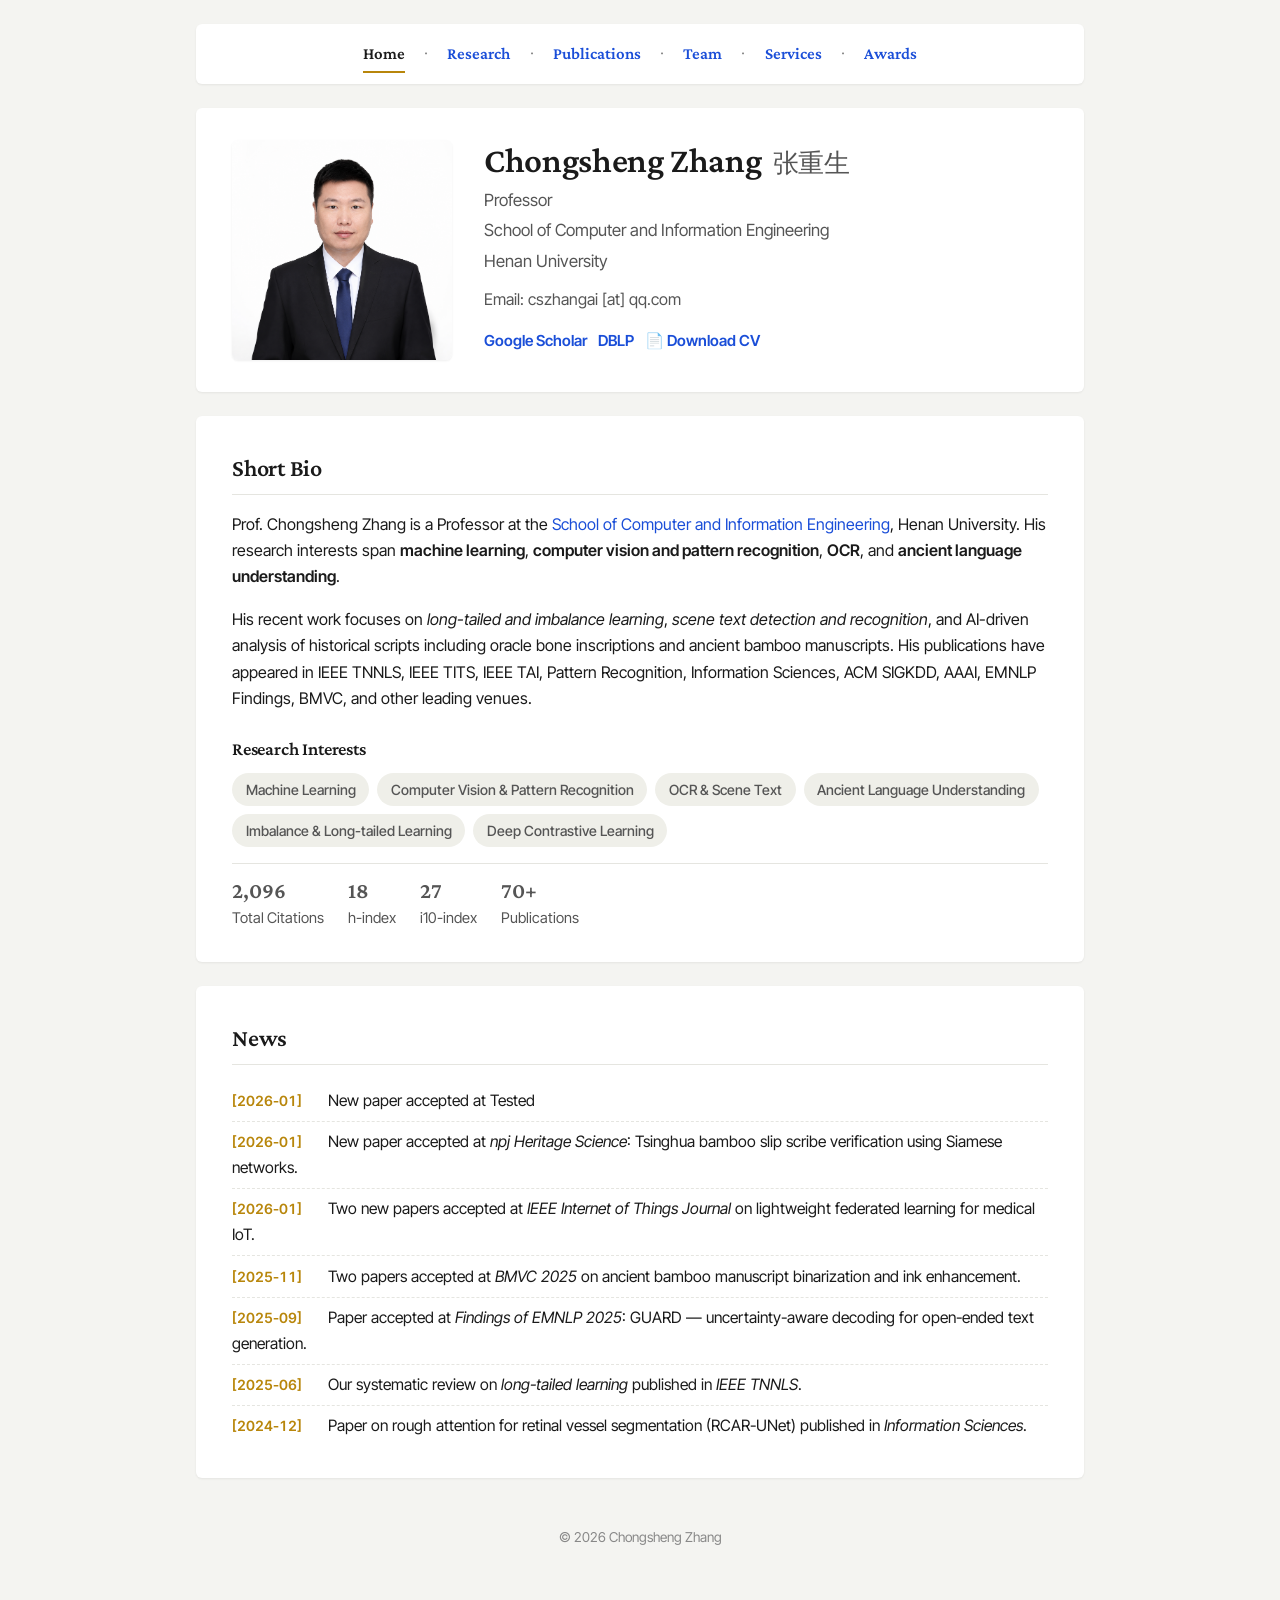
<file: index.html>
<!DOCTYPE html>
<html lang="en">
<head>
  <meta charset="UTF-8" />
  <meta name="viewport" content="width=device-width, initial-scale=1.0" />
  <title>Chongsheng Zhang — Henan University</title>
  <meta name="description" content="Homepage of Prof. Chongsheng Zhang, Professor of Computer Science at Henan University." />
  <link rel="preconnect" href="https://fonts.googleapis.com">
  <link rel="preconnect" href="https://fonts.gstatic.com" crossorigin>
  <link href="https://fonts.googleapis.com/css2?family=Crimson+Pro:wght@400;500;600;700&family=Inter+Tight:wght@400;500;600;700&display=swap" rel="stylesheet">
  <link rel="stylesheet" href="css/style.css" />
</head>
<body>
  <div class="page">

    <nav class="topnav">
      <a href="index.html" class="active">Home</a><span class="sep">·</span>
      <a href="research.html">Research</a><span class="sep">·</span>
      <a href="publications.html">Publications</a><span class="sep">·</span>
      <a href="team.html">Team</a><span class="sep">·</span>
      <a href="services.html">Services</a><span class="sep">·</span>
      <a href="awards.html">Awards</a>
    </nav>

    <section class="card">
      <div class="profile">
        <img src="images/profile.jpeg" alt="Photo of Prof. Chongsheng Zhang" class="profile-photo" />
        <div class="profile-info">
          <h1>Chongsheng Zhang <span class="chinese-name">张重生</span></h1>
          <p class="title-line">Professor</p>
          <p class="title-line">School of Computer and Information Engineering</p>
          <p class="title-line">Henan University</p>
          <p class="email">Email: cszhangai [at] qq.com</p>

          <div class="profile-links">
            <a href="https://scholar.google.com/citations?user=iCmyLZYAAAAJ&hl=en" target="_blank" rel="noopener">Google Scholar</a>
            <a href="https://dblp.org/pid/82/4043.html" target="_blank" rel="noopener">DBLP</a>
            <a href="data/CV.pdf" target="_blank" rel="noopener" class="cv-button">📄 Download CV</a>
          </div>
        </div>
      </div>
    </section>

    <section class="card bio">
      <h2>Short Bio</h2>
      <p>
        Prof. Chongsheng Zhang is a Professor at the
        <a href="http://cs.henu.edu.cn/" target="_blank" rel="noopener">School of Computer and Information Engineering</a>,
        Henan University. His research interests span
        <strong>machine learning</strong>, <strong>computer vision and pattern recognition</strong>,
        <strong>OCR</strong>, and <strong>ancient language understanding</strong>.
      </p>
      <p>
        His recent work focuses on <em>long-tailed and imbalance learning</em>,
        <em>scene text detection and recognition</em>, and AI-driven analysis of historical
        scripts including oracle bone inscriptions and ancient bamboo manuscripts.
        His publications have appeared in IEEE TNNLS, IEEE TITS, IEEE TAI, Pattern Recognition,
        Information Sciences, ACM SIGKDD, AAAI, EMNLP Findings, BMVC, and other leading venues.
      </p>

      <h3 style="margin-top: 1.4rem;">Research Interests</h3>
      <ul class="tag-list">
        <li class="tag">Machine Learning</li>
        <li class="tag">Computer Vision &amp; Pattern Recognition</li>
        <li class="tag">OCR &amp; Scene Text</li>
        <li class="tag">Ancient Language Understanding</li>
        <li class="tag">Imbalance &amp; Long-tailed Learning</li>
        <li class="tag">Deep Contrastive Learning</li>
      </ul>

      <div class="stats">
        <div class="stat"><strong>2,096</strong>Total Citations</div>
        <div class="stat"><strong>18</strong>h-index</div>
        <div class="stat"><strong>27</strong>i10-index</div>
        <div class="stat"><strong>70+</strong>Publications</div>
      </div>
    </section>

    <section class="card">
      <h2>News</h2>
      <ul class="news-list" id="news-container">
        <li class="loading">Loading news...</li>
      </ul>
    </section>

    <footer class="footer">
      © <span id="year">2026</span> Chongsheng Zhang
    </footer>
  </div>

  <script src="js/news-loader.js"></script>
  <script>document.getElementById('year').textContent = new Date().getFullYear();</script>
</body>
</html>
</file>
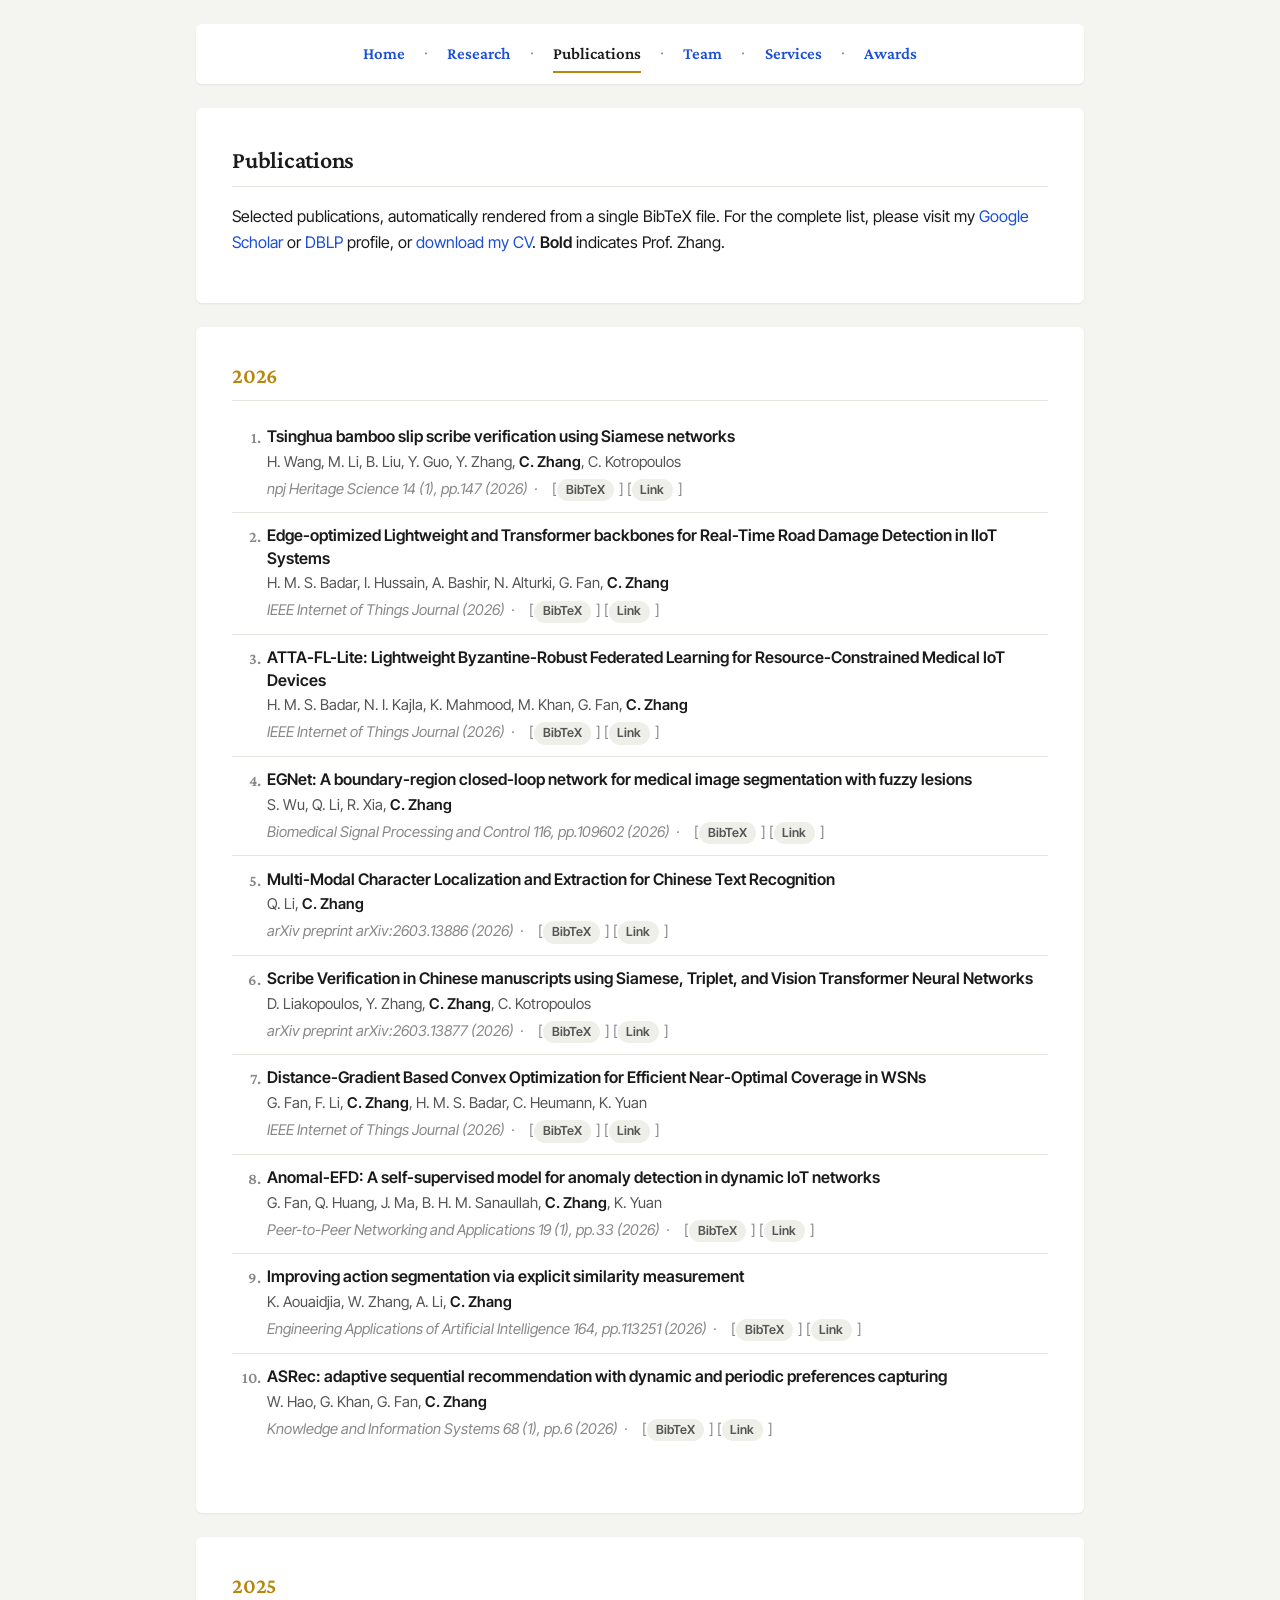
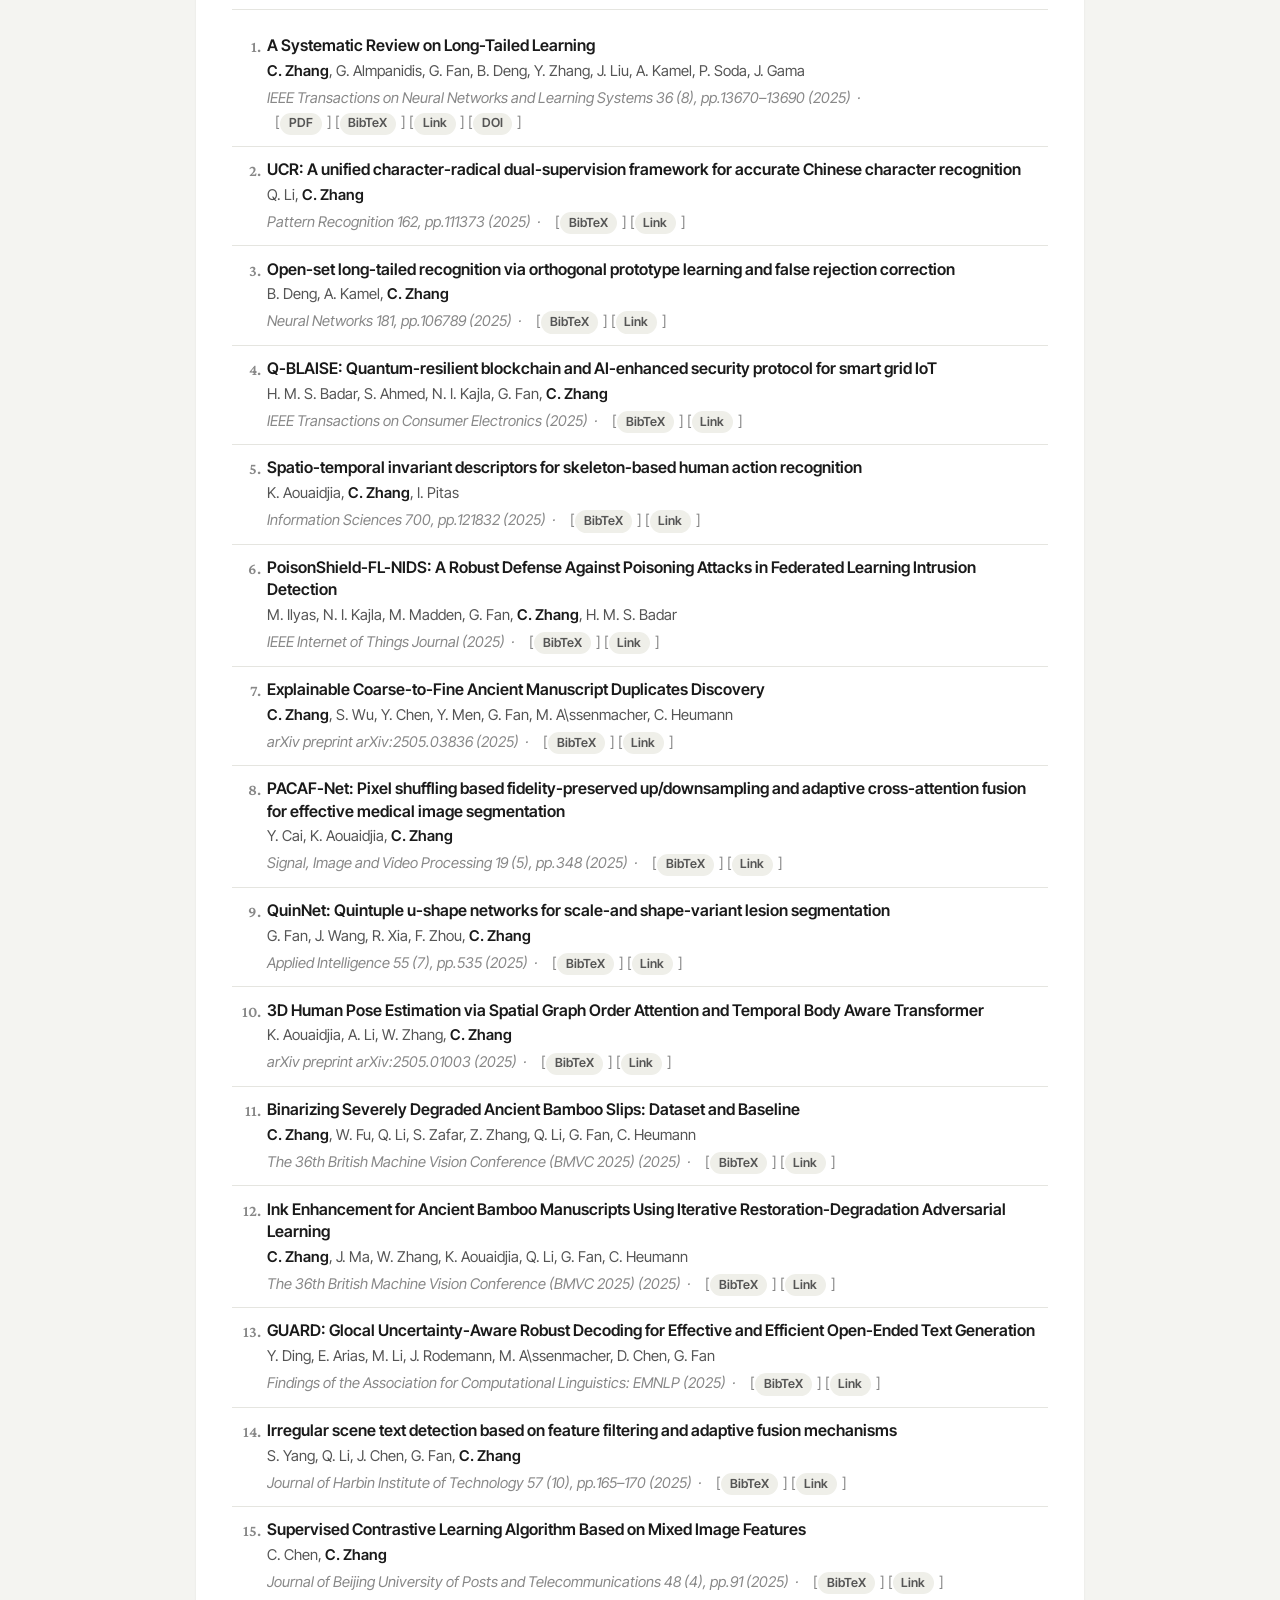
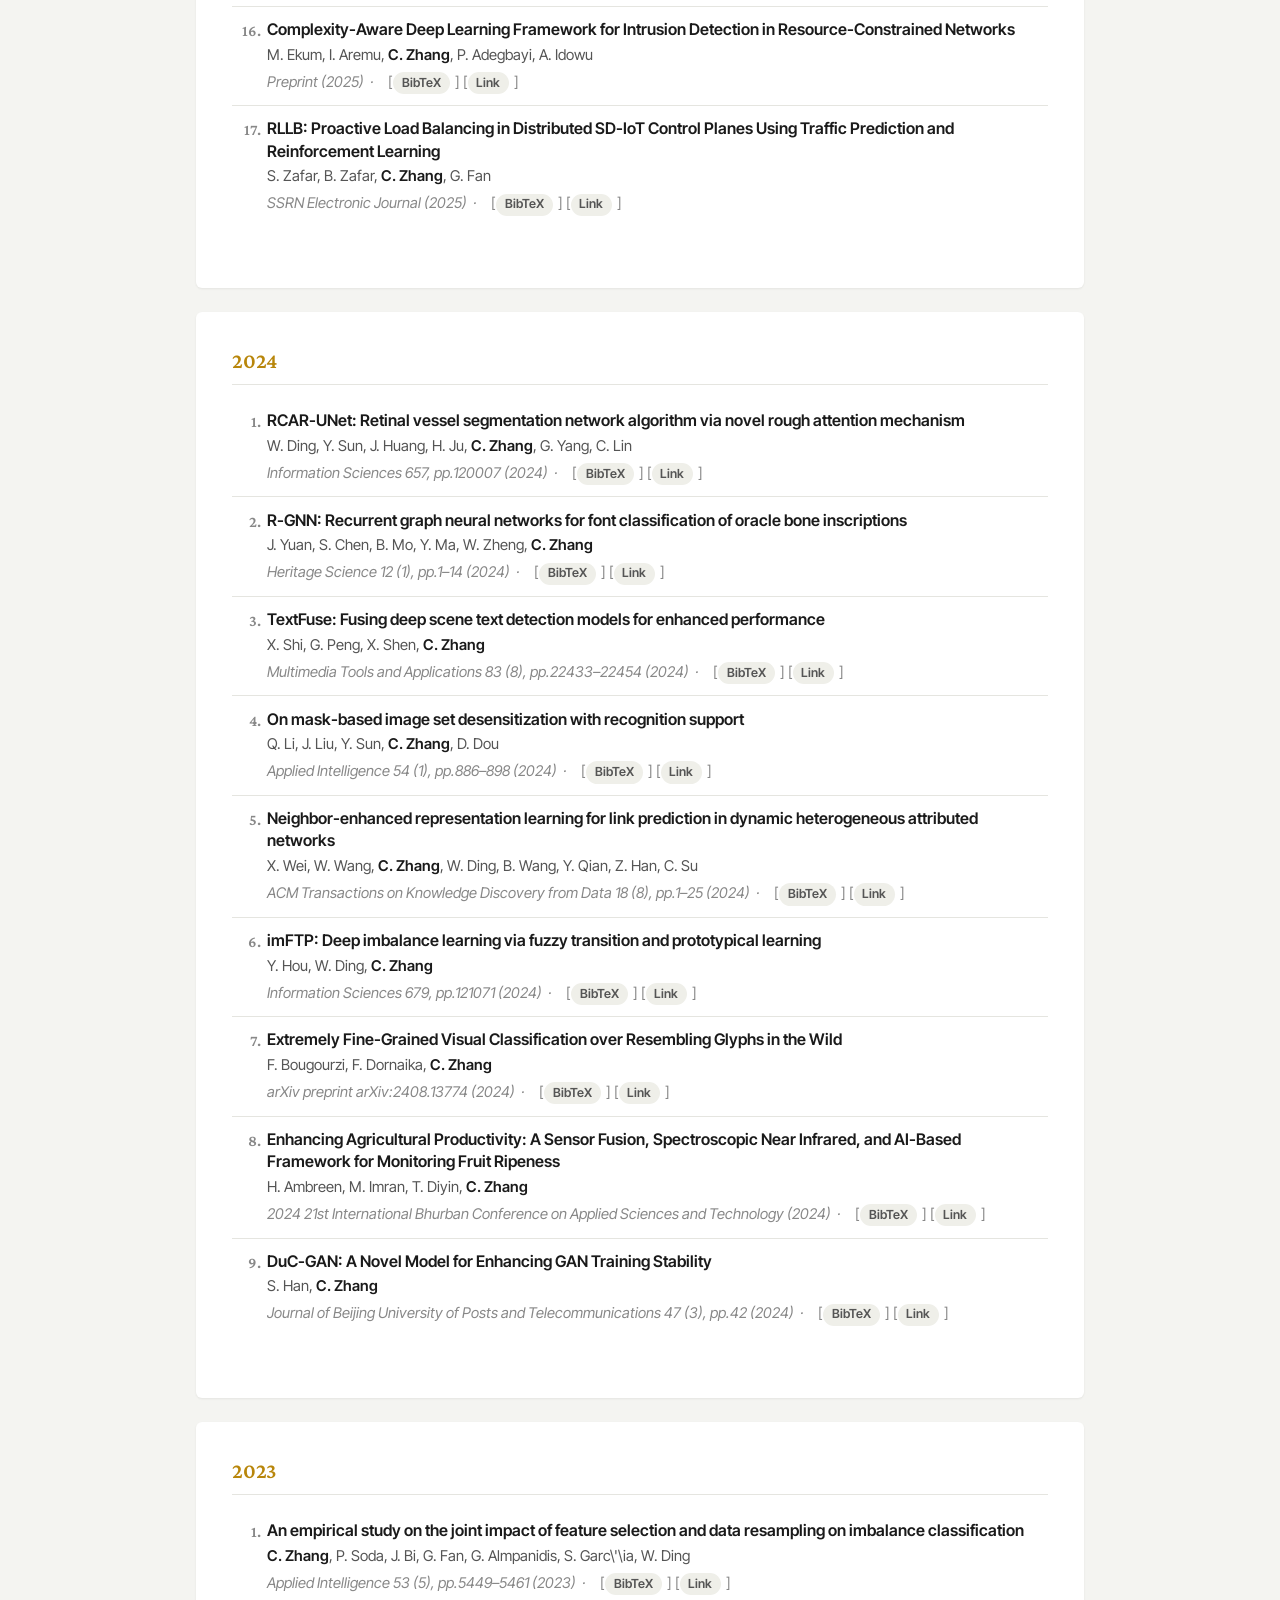
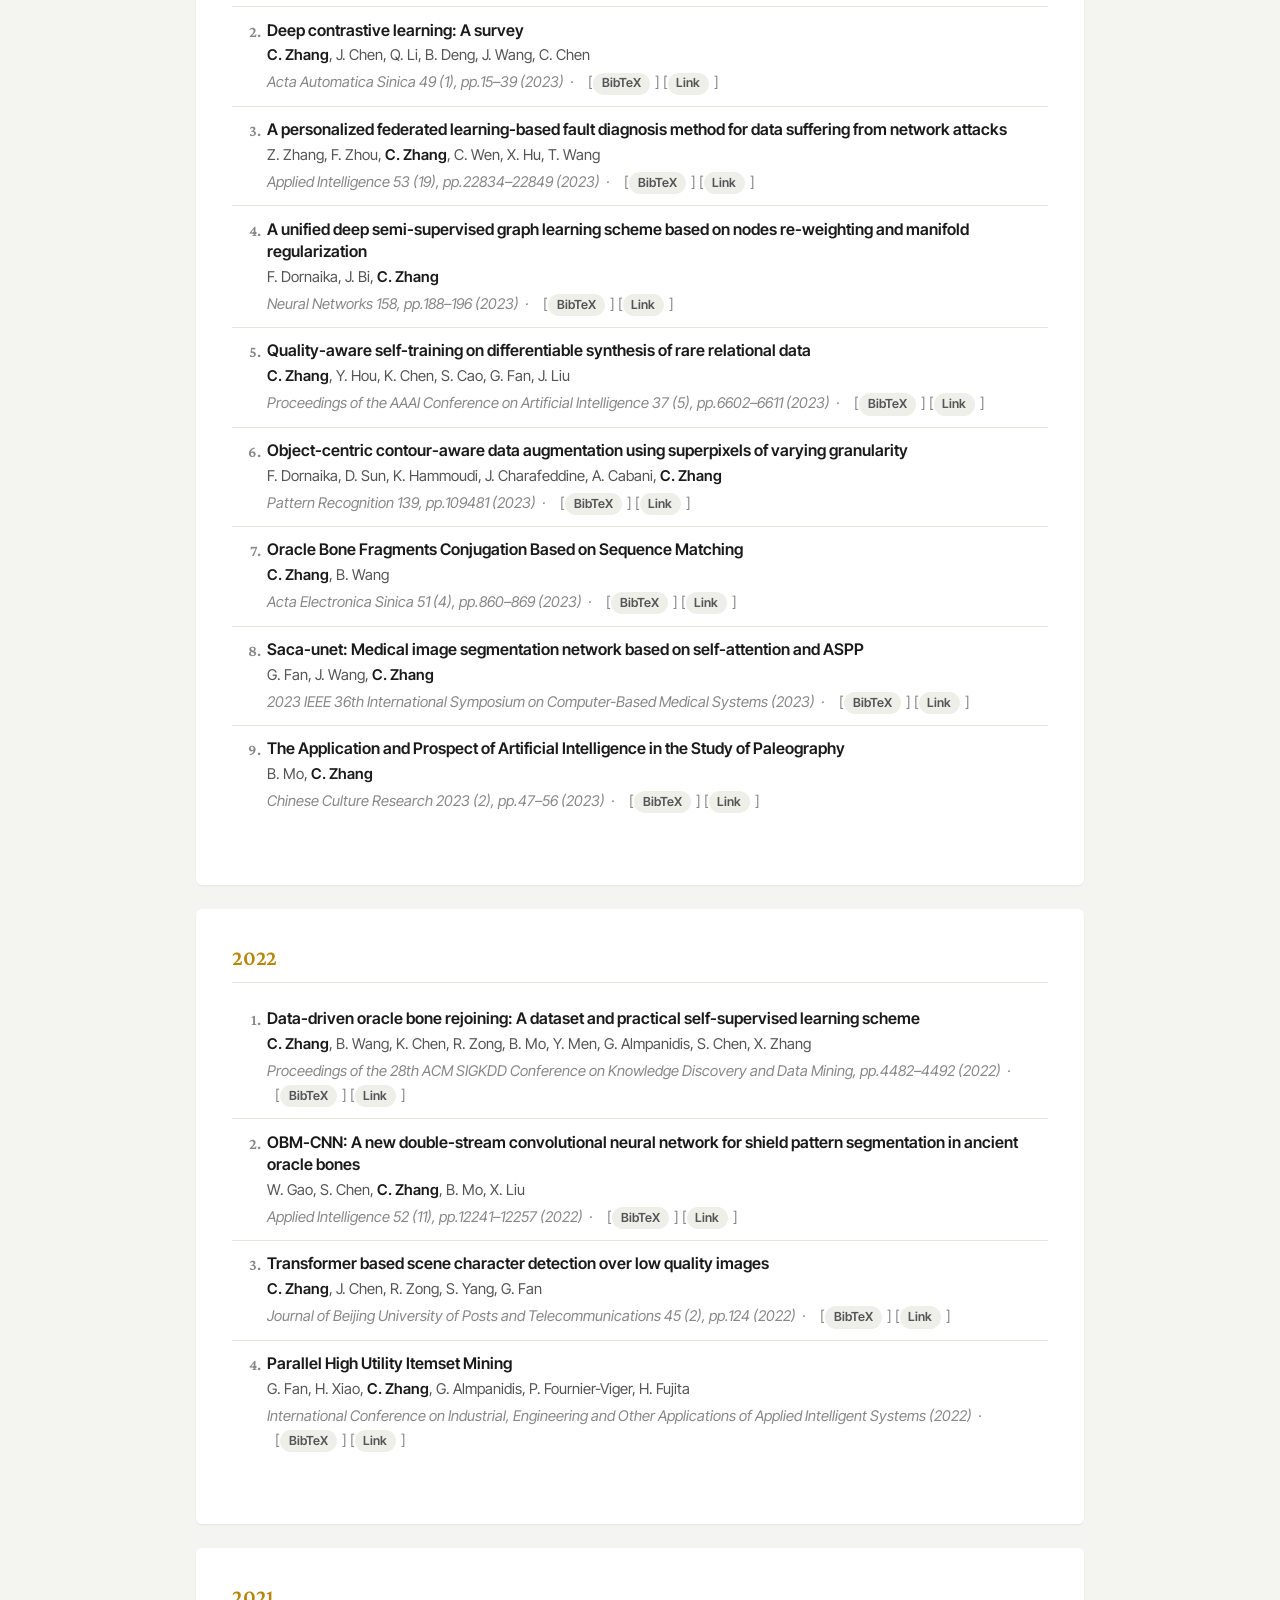
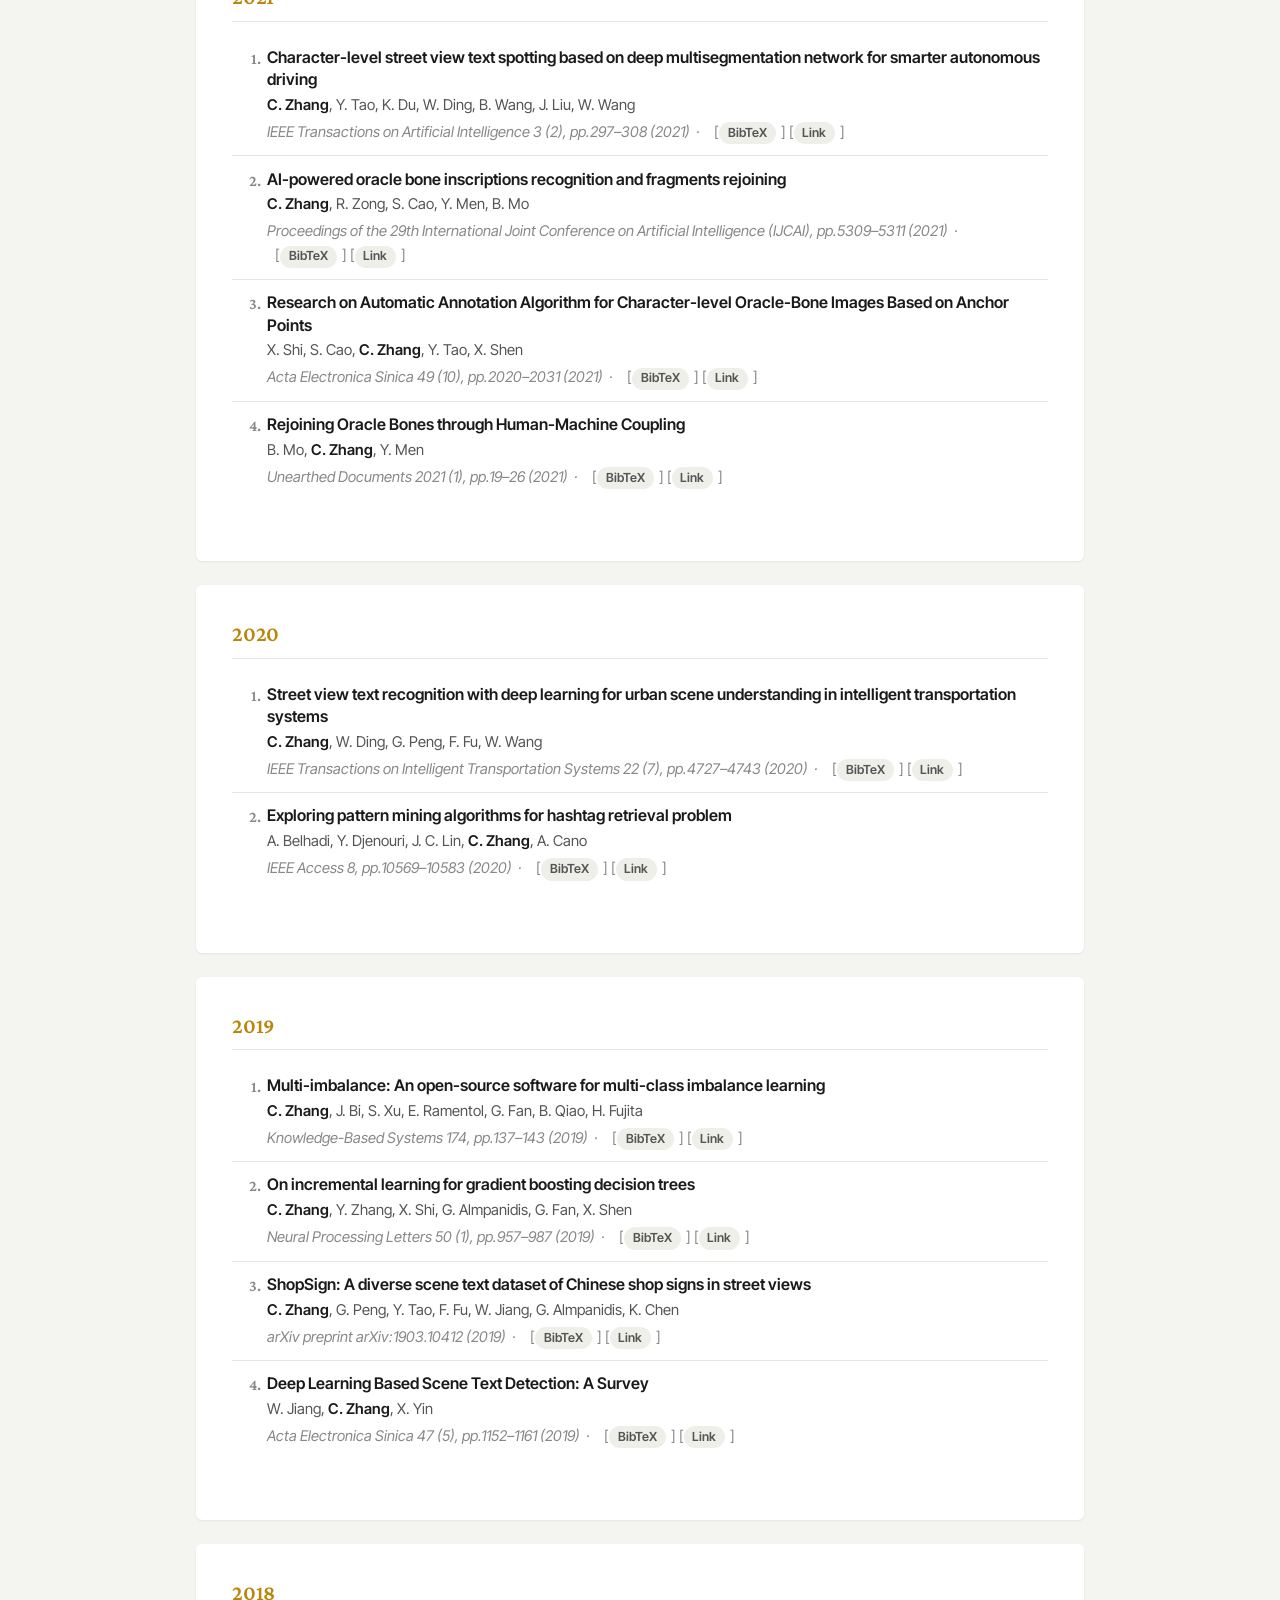
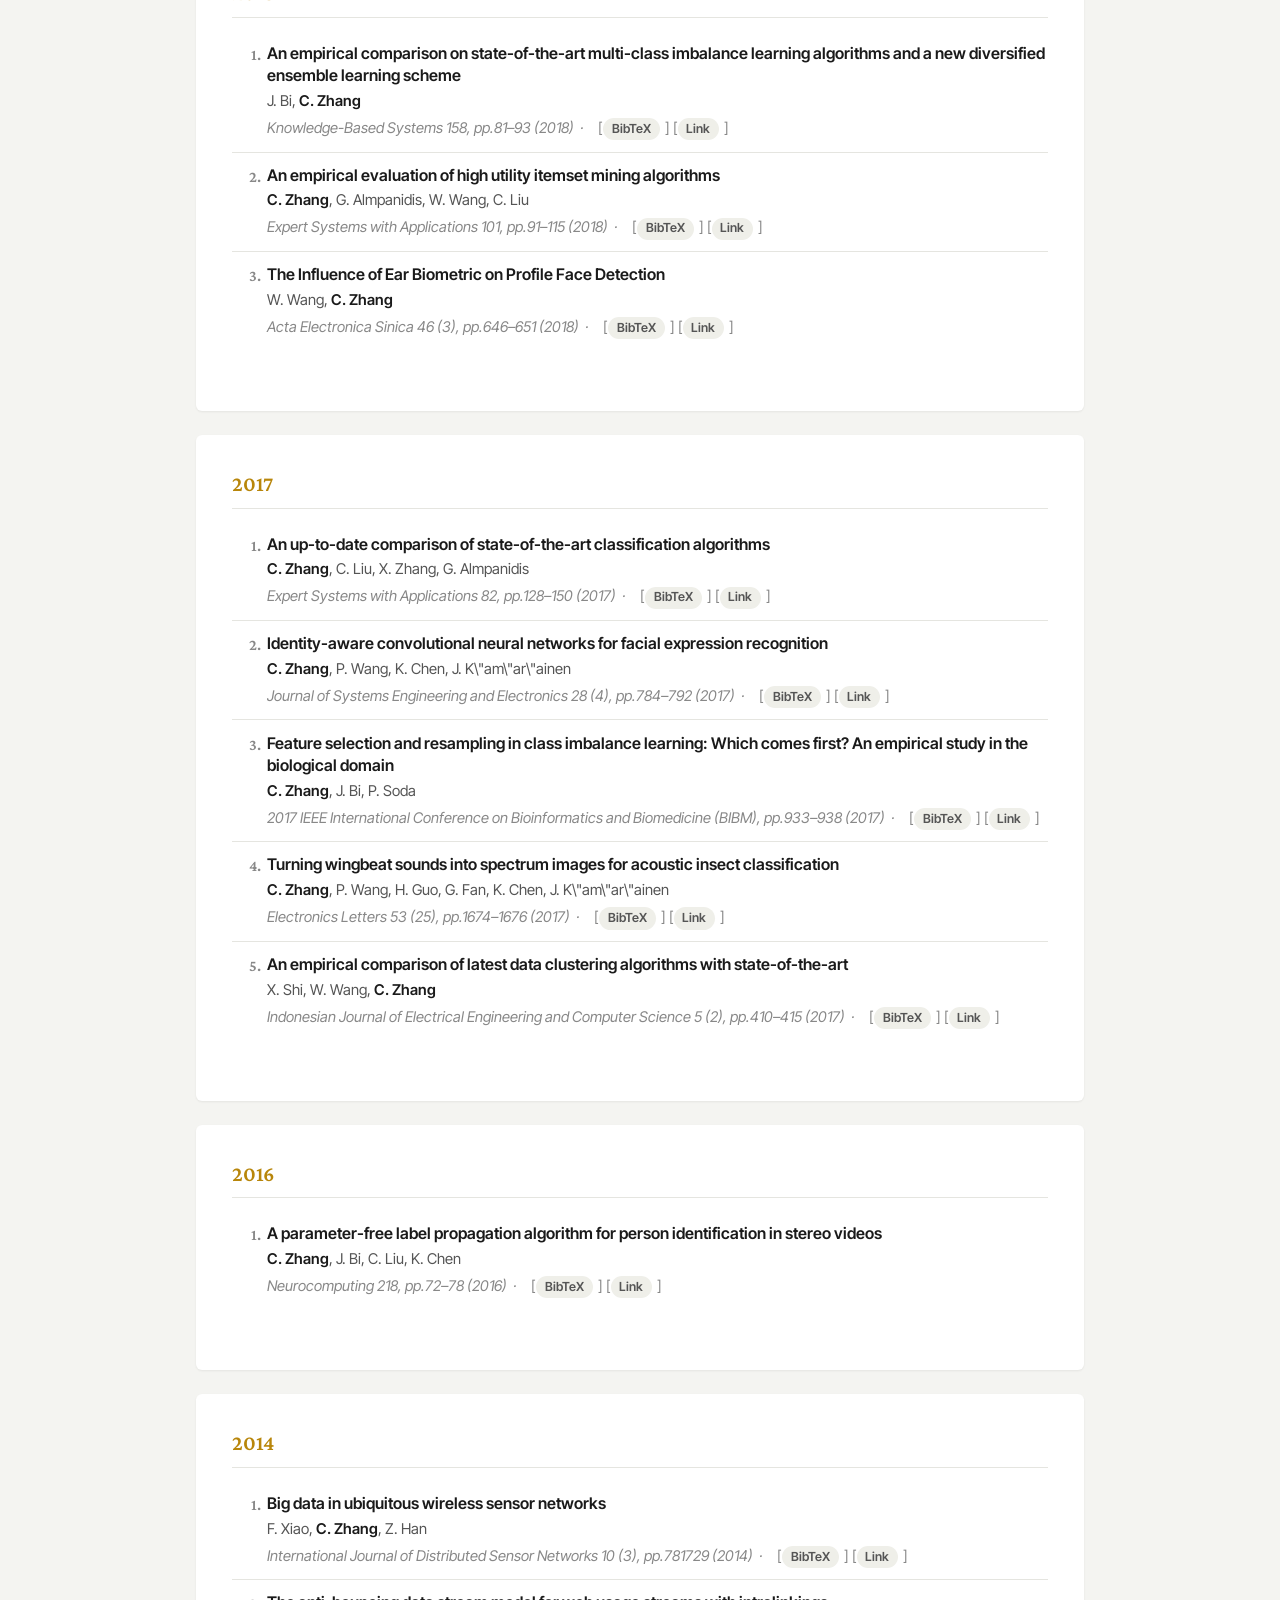
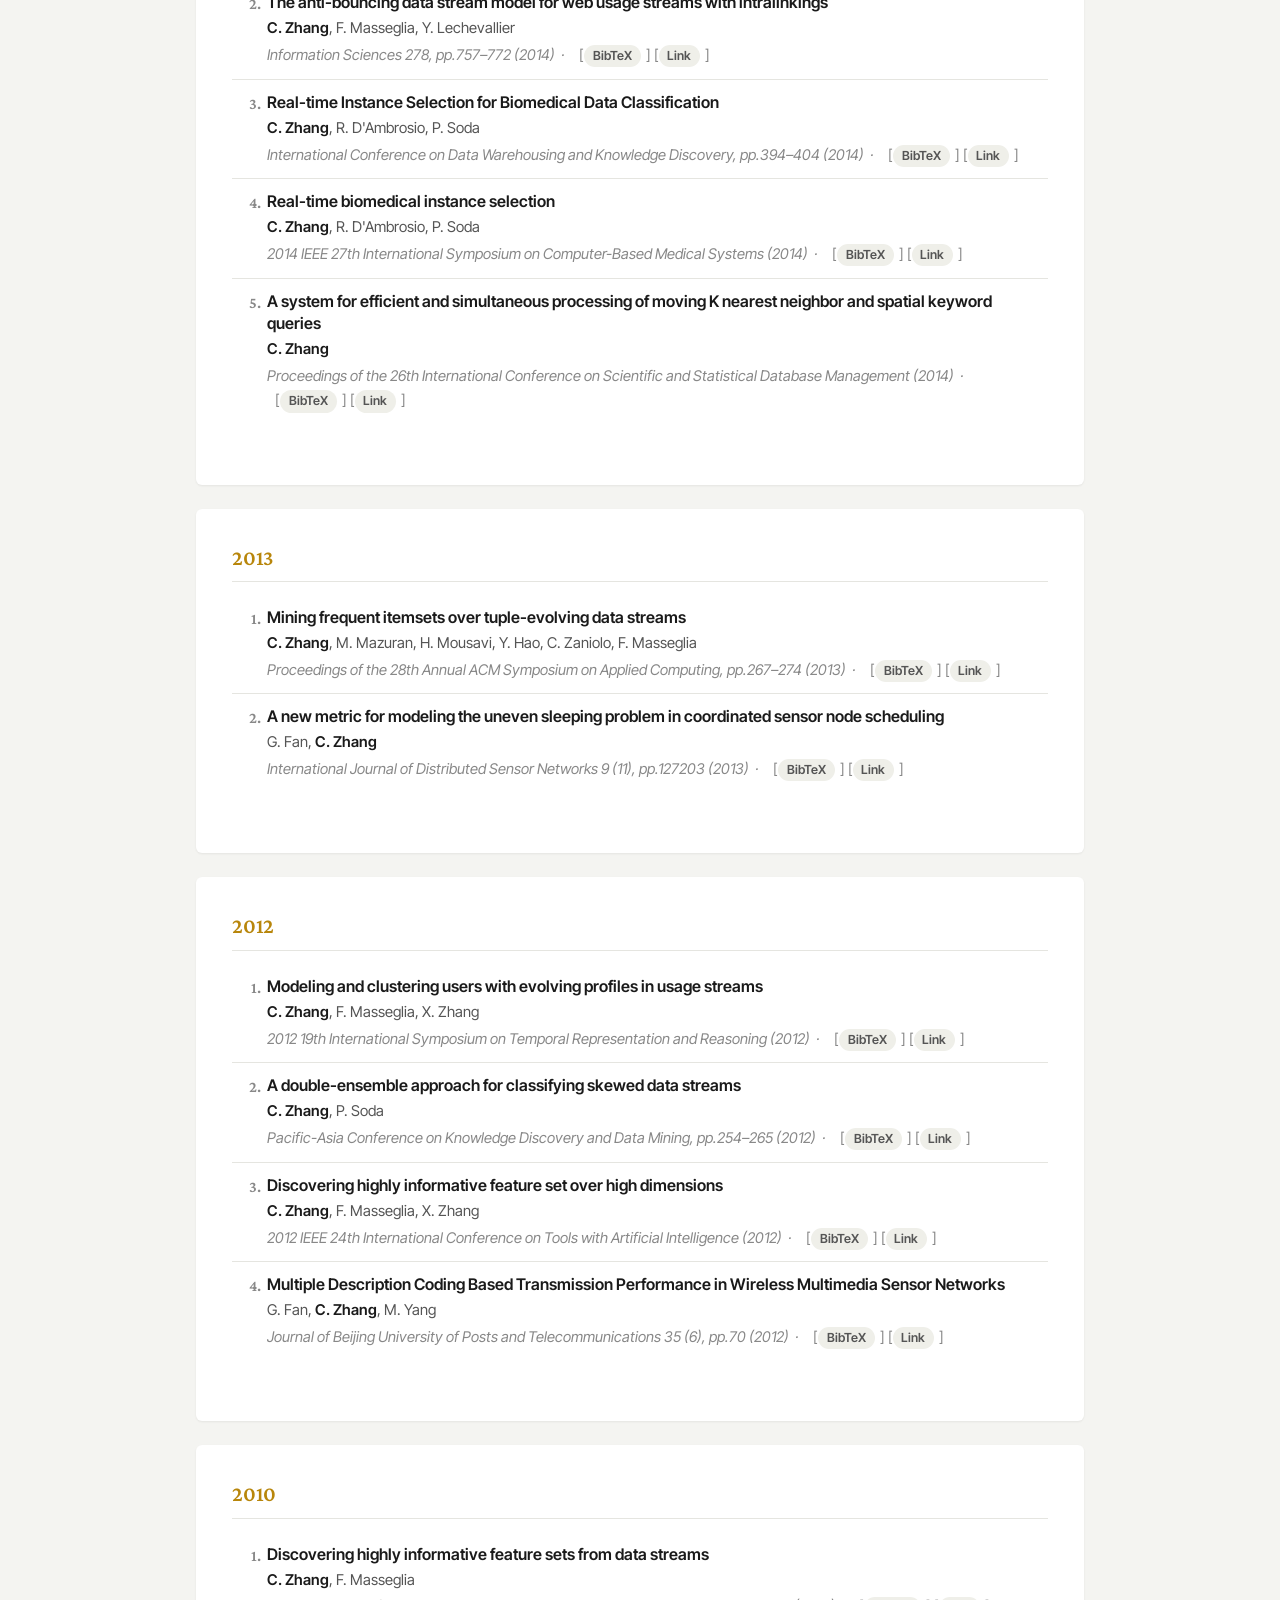
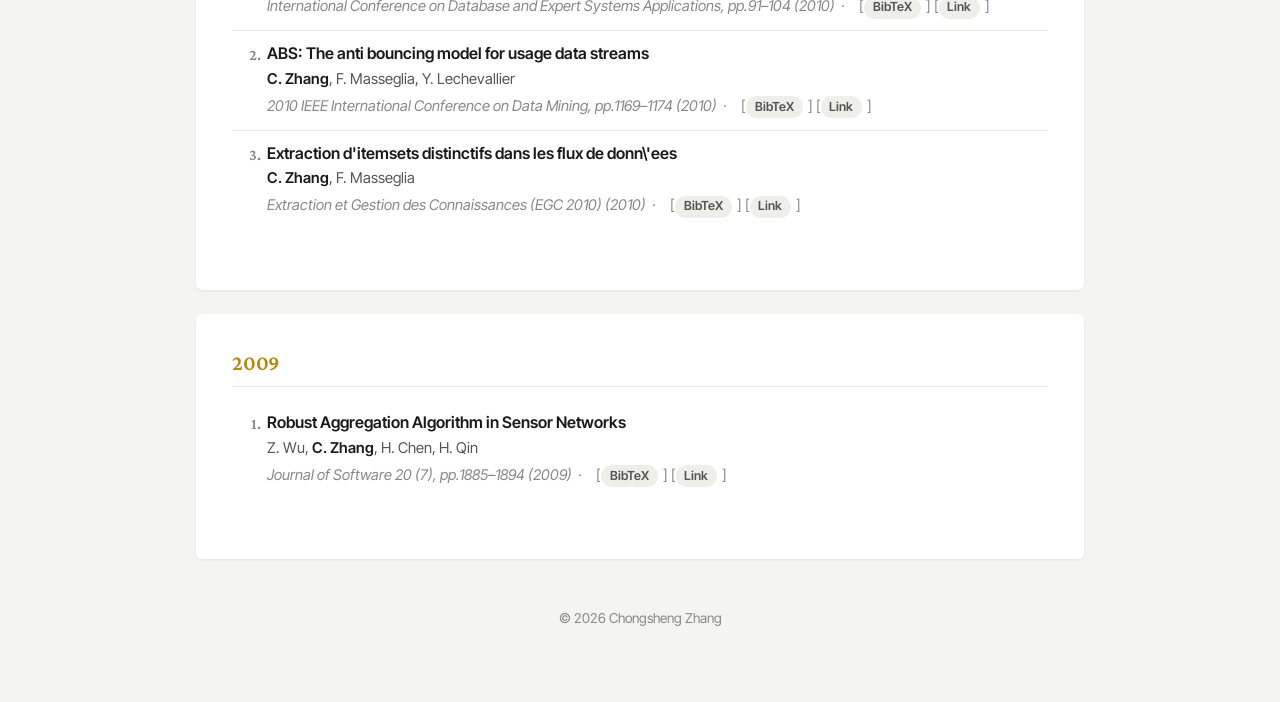
<file: publications.html>
<!DOCTYPE html>
<html lang="en">
<head>
  <meta charset="UTF-8" />
  <meta name="viewport" content="width=device-width, initial-scale=1.0" />
  <title>Publications — Chongsheng Zhang</title>
  <link rel="preconnect" href="https://fonts.googleapis.com">
  <link rel="preconnect" href="https://fonts.gstatic.com" crossorigin>
  <link href="https://fonts.googleapis.com/css2?family=Crimson+Pro:wght@400;500;600;700&family=Inter+Tight:wght@400;500;600;700&display=swap" rel="stylesheet">
  <link rel="stylesheet" href="css/style.css" />
</head>
<body>
  <div class="page">

    <nav class="topnav">
      <a href="index.html">Home</a><span class="sep">·</span>
      <a href="research.html">Research</a><span class="sep">·</span>
      <a href="publications.html" class="active">Publications</a><span class="sep">·</span>
      <a href="team.html">Team</a><span class="sep">·</span>
      <a href="services.html">Services</a><span class="sep">·</span>
      <a href="awards.html">Awards</a>
    </nav>

    <section class="card">
      <h2>Publications</h2>
      <p>
        Selected publications, automatically rendered from a single BibTeX file.
        For the complete list, please visit my
        <a href="https://scholar.google.com/citations?user=iCmyLZYAAAAJ&hl=en" target="_blank" rel="noopener">Google Scholar</a>
        or
        <a href="https://dblp.org/pid/82/4043.html" target="_blank" rel="noopener">DBLP</a> profile,
        or <a href="data/CV.pdf" target="_blank" rel="noopener">download my CV</a>.
        <strong>Bold</strong> indicates Prof. Zhang.
      </p>
     
    </section>

    <div id="publications-container">
      <section class="card">
        <p class="loading">Loading publications…</p>
      </section>
    </div>

    <footer class="footer">
      © <span id="year">2026</span> Chongsheng Zhang
    </footer>
  </div>

  <script src="js/bibtex-parser.js"></script>
  <script src="js/publications-loader.js"></script>
  <script>document.getElementById('year').textContent = new Date().getFullYear();</script>
</body>
</html>
</file>
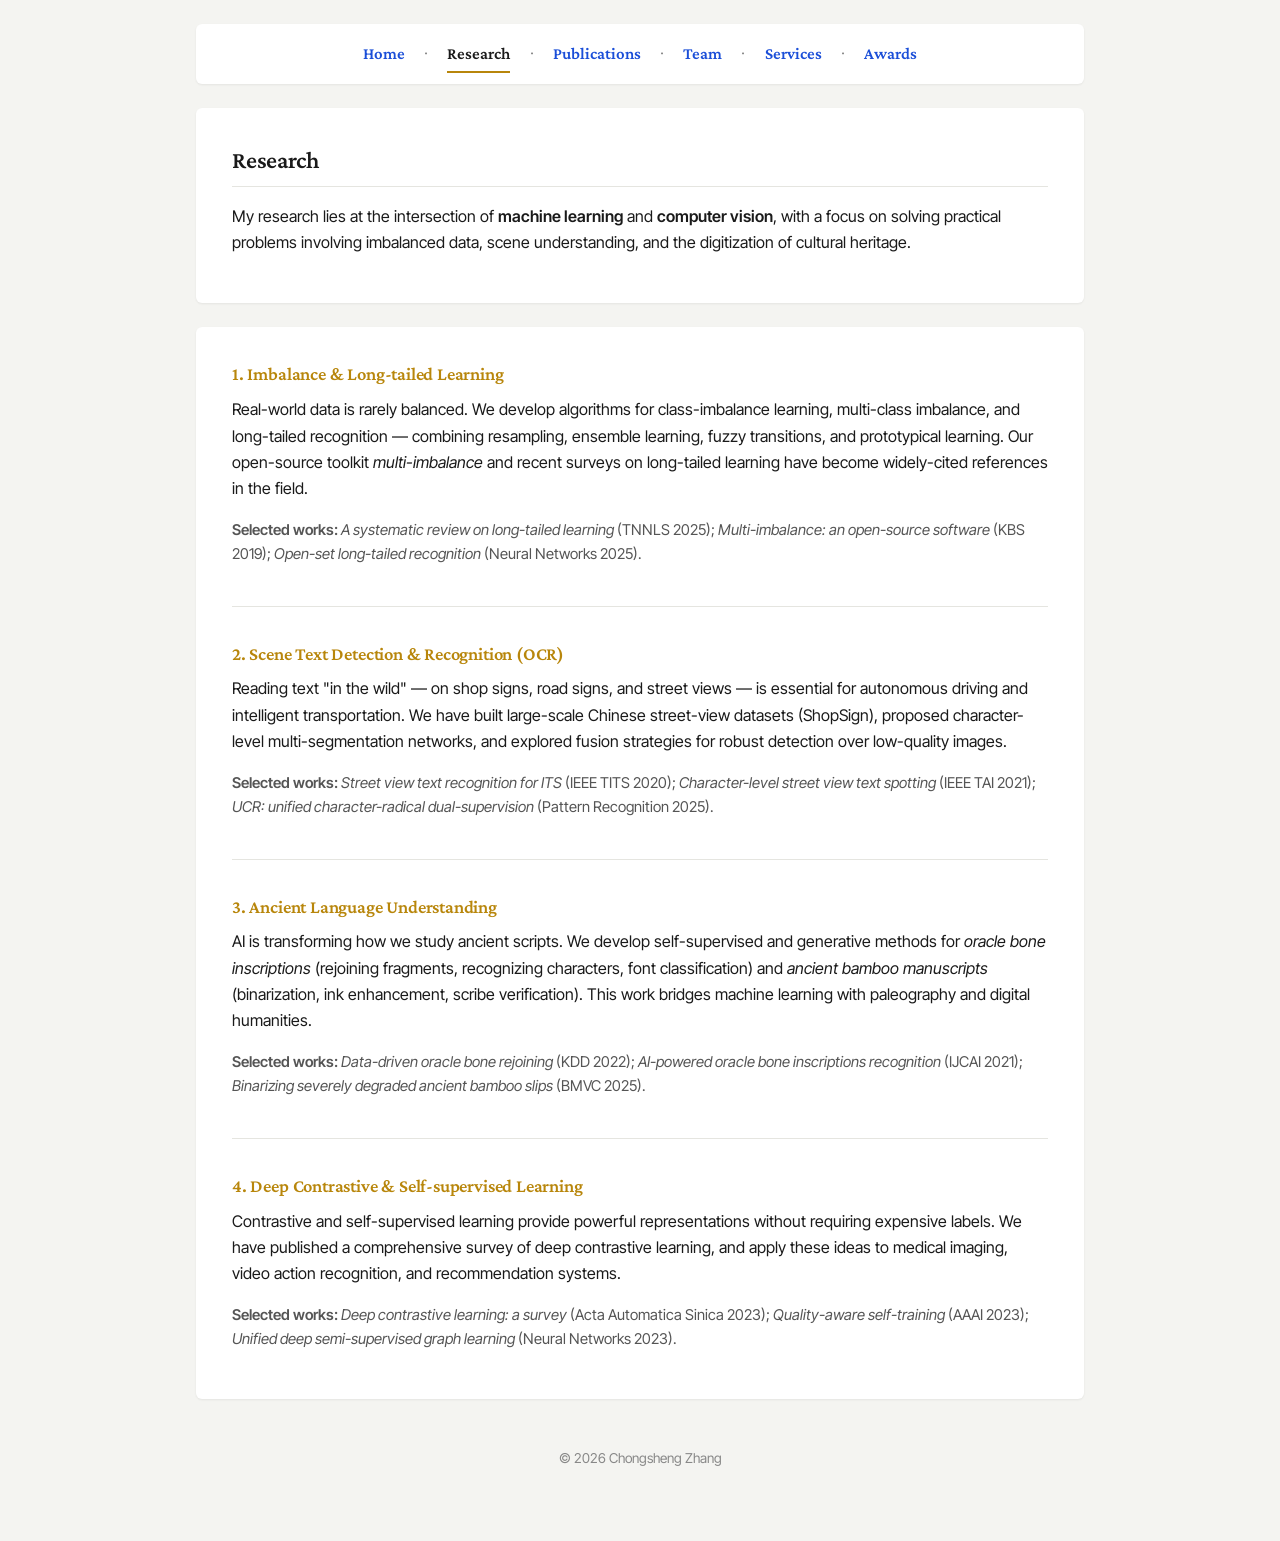
<file: research.html>
<!DOCTYPE html>
<html lang="en">
<head>
  <meta charset="UTF-8" />
  <meta name="viewport" content="width=device-width, initial-scale=1.0" />
  <title>Research — Chongsheng Zhang</title>
  <link rel="preconnect" href="https://fonts.googleapis.com">
  <link rel="preconnect" href="https://fonts.gstatic.com" crossorigin>
  <link href="https://fonts.googleapis.com/css2?family=Crimson+Pro:wght@400;500;600;700&family=Inter+Tight:wght@400;500;600;700&display=swap" rel="stylesheet">
  <link rel="stylesheet" href="css/style.css" />
</head>
<body>
  <div class="page">
    <nav class="topnav">
      <a href="index.html">Home</a><span class="sep">·</span>
      <a href="research.html" class="active">Research</a><span class="sep">·</span>
      <a href="publications.html">Publications</a><span class="sep">·</span>
      <a href="team.html">Team</a><span class="sep">·</span>
      <a href="services.html">Services</a><span class="sep">·</span>
      <a href="awards.html">Awards</a>
    </nav>

    <section class="card">
      <h2>Research</h2>
      <p>
        My research lies at the intersection of <strong>machine learning</strong> and
        <strong>computer vision</strong>, with a focus on solving practical problems involving
        imbalanced data, scene understanding, and the digitization of cultural heritage.
      </p>
    </section>

    <section class="card">
      <div class="research-theme">
        <h3>1. Imbalance &amp; Long-tailed Learning</h3>
        <p>Real-world data is rarely balanced. We develop algorithms for class-imbalance learning, multi-class imbalance, and long-tailed recognition — combining resampling, ensemble learning, fuzzy transitions, and prototypical learning. Our open-source toolkit <em>multi-imbalance</em> and recent surveys on long-tailed learning have become widely-cited references in the field.</p>
        <p class="theme-papers"><strong>Selected works:</strong> <em>A systematic review on long-tailed learning</em> (TNNLS 2025); <em>Multi-imbalance: an open-source software</em> (KBS 2019); <em>Open-set long-tailed recognition</em> (Neural Networks 2025).</p>
      </div>

      <div class="research-theme">
        <h3>2. Scene Text Detection &amp; Recognition (OCR)</h3>
        <p>Reading text "in the wild" — on shop signs, road signs, and street views — is essential for autonomous driving and intelligent transportation. We have built large-scale Chinese street-view datasets (ShopSign), proposed character-level multi-segmentation networks, and explored fusion strategies for robust detection over low-quality images.</p>
        <p class="theme-papers"><strong>Selected works:</strong> <em>Street view text recognition for ITS</em> (IEEE TITS 2020); <em>Character-level street view text spotting</em> (IEEE TAI 2021); <em>UCR: unified character-radical dual-supervision</em> (Pattern Recognition 2025).</p>
      </div>

      <div class="research-theme">
        <h3>3. Ancient Language Understanding</h3>
        <p>AI is transforming how we study ancient scripts. We develop self-supervised and generative methods for <em>oracle bone inscriptions</em> (rejoining fragments, recognizing characters, font classification) and <em>ancient bamboo manuscripts</em> (binarization, ink enhancement, scribe verification). This work bridges machine learning with paleography and digital humanities.</p>
        <p class="theme-papers"><strong>Selected works:</strong> <em>Data-driven oracle bone rejoining</em> (KDD 2022); <em>AI-powered oracle bone inscriptions recognition</em> (IJCAI 2021); <em>Binarizing severely degraded ancient bamboo slips</em> (BMVC 2025).</p>
      </div>

      <div class="research-theme">
        <h3>4. Deep Contrastive &amp; Self-supervised Learning</h3>
        <p>Contrastive and self-supervised learning provide powerful representations without requiring expensive labels. We have published a comprehensive survey of deep contrastive learning, and apply these ideas to medical imaging, video action recognition, and recommendation systems.</p>
        <p class="theme-papers"><strong>Selected works:</strong> <em>Deep contrastive learning: a survey</em> (Acta Automatica Sinica 2023); <em>Quality-aware self-training</em> (AAAI 2023); <em>Unified deep semi-supervised graph learning</em> (Neural Networks 2023).</p>
      </div>
    </section>

    <footer class="footer">© <span id="year">2026</span> Chongsheng Zhang</footer>
  </div>
  <script>document.getElementById('year').textContent = new Date().getFullYear();</script>
</body>
</html>
</file>
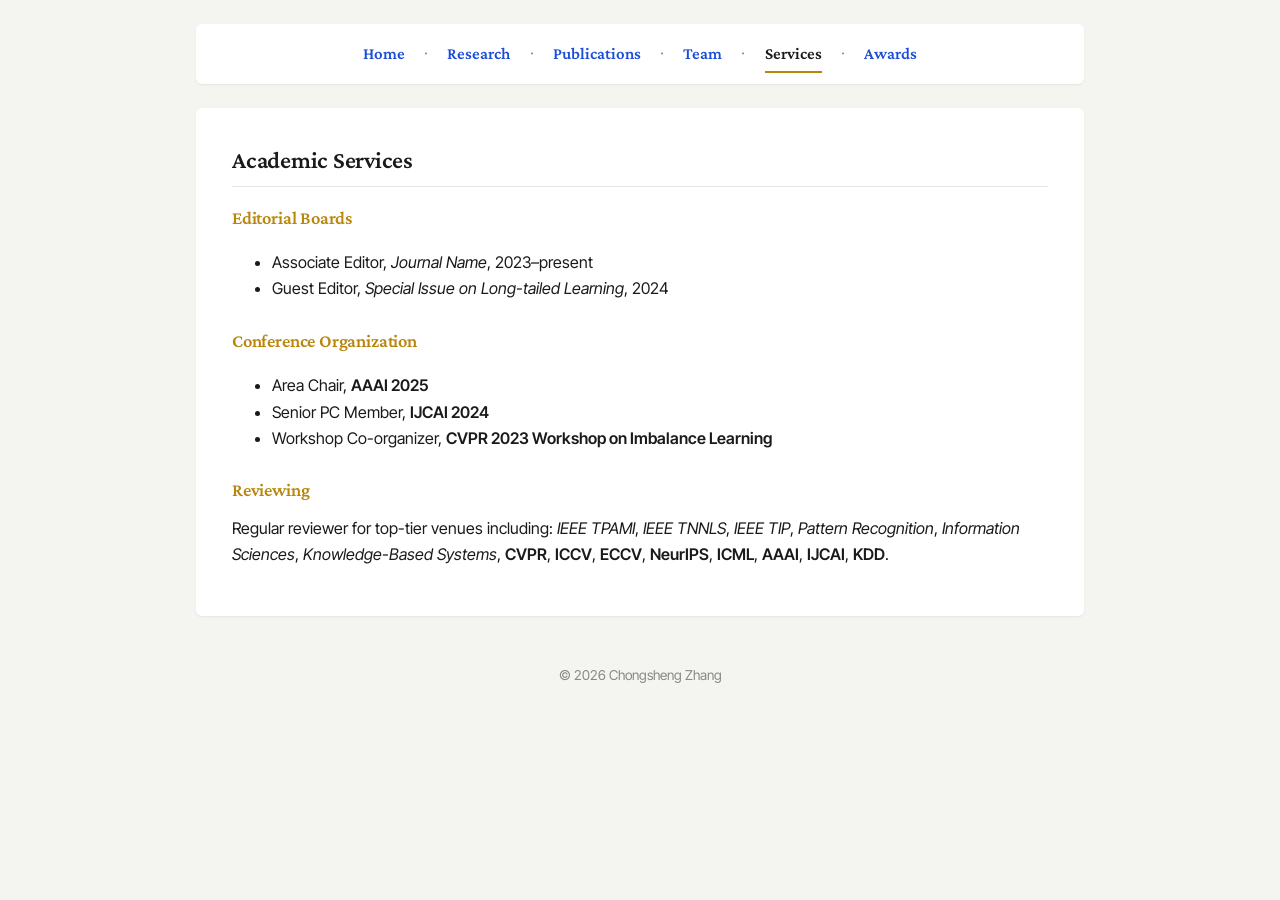
<file: services.html>
<!DOCTYPE html>
<html lang="en">
<head>
  <meta charset="UTF-8" />
  <meta name="viewport" content="width=device-width, initial-scale=1.0" />
  <title>Services — Chongsheng Zhang</title>
  <link rel="preconnect" href="https://fonts.googleapis.com">
  <link rel="preconnect" href="https://fonts.gstatic.com" crossorigin>
  <link href="https://fonts.googleapis.com/css2?family=Crimson+Pro:wght@400;500;600;700&family=Inter+Tight:wght@400;500;600;700&display=swap" rel="stylesheet">
  <link rel="stylesheet" href="css/style.css" />
</head>
<body>
  <div class="page">
    <nav class="topnav">
      <a href="index.html">Home</a><span class="sep">·</span>
      <a href="research.html">Research</a><span class="sep">·</span>
      <a href="publications.html">Publications</a><span class="sep">·</span>
      <a href="team.html">Team</a><span class="sep">·</span>
      <a href="services.html" class="active">Services</a><span class="sep">·</span>
      <a href="awards.html">Awards</a>
    </nav>

<!--
  =====================================================================
  HOW TO ADD AN ACADEMIC SERVICE
  =====================================================================
  STEP 1: Find the right section (Editorial / Conference / Reviewing)
  STEP 2: Copy ONE existing <li>...</li> line
  STEP 3: Paste it under the same section
  STEP 4: Change the details
  STEP 5: Commit changes — done!

  EXAMPLE TEMPLATES (copy any of these):

  Editorial role:
      <li>Associate Editor, <em>Journal Name</em>, 2024–present</li>

  Conference role:
      <li>Area Chair, <strong>NeurIPS 2025</strong></li>

  TO REMOVE: just delete its <li>...</li> line
  =====================================================================
-->

    <section class="card">
      <h2>Academic Services</h2>

      <h3 style="margin-top: 1rem; color: var(--color-accent);">Editorial Boards</h3>
      <ul>
        <li>Associate Editor, <em>Journal Name</em>, 2023–present</li>
        <li>Guest Editor, <em>Special Issue on Long-tailed Learning</em>, 2024</li>
      </ul>

      <h3 style="margin-top: 1.5rem; color: var(--color-accent);">Conference Organization</h3>
      <ul>
        <li>Area Chair, <strong>AAAI 2025</strong></li>
        <li>Senior PC Member, <strong>IJCAI 2024</strong></li>
        <li>Workshop Co-organizer, <strong>CVPR 2023 Workshop on Imbalance Learning</strong></li>
      </ul>

      <h3 style="margin-top: 1.5rem; color: var(--color-accent);">Reviewing</h3>
      <p>
        Regular reviewer for top-tier venues including:
        <em>IEEE TPAMI</em>, <em>IEEE TNNLS</em>, <em>IEEE TIP</em>, <em>Pattern Recognition</em>,
        <em>Information Sciences</em>, <em>Knowledge-Based Systems</em>,
        <strong>CVPR</strong>, <strong>ICCV</strong>, <strong>ECCV</strong>, <strong>NeurIPS</strong>,
        <strong>ICML</strong>, <strong>AAAI</strong>, <strong>IJCAI</strong>, <strong>KDD</strong>.
      </p>
    </section>

    <footer class="footer">© <span id="year">2026</span> Chongsheng Zhang</footer>
  </div>
  <script>document.getElementById('year').textContent = new Date().getFullYear();</script>
</body>
</html>
</file>
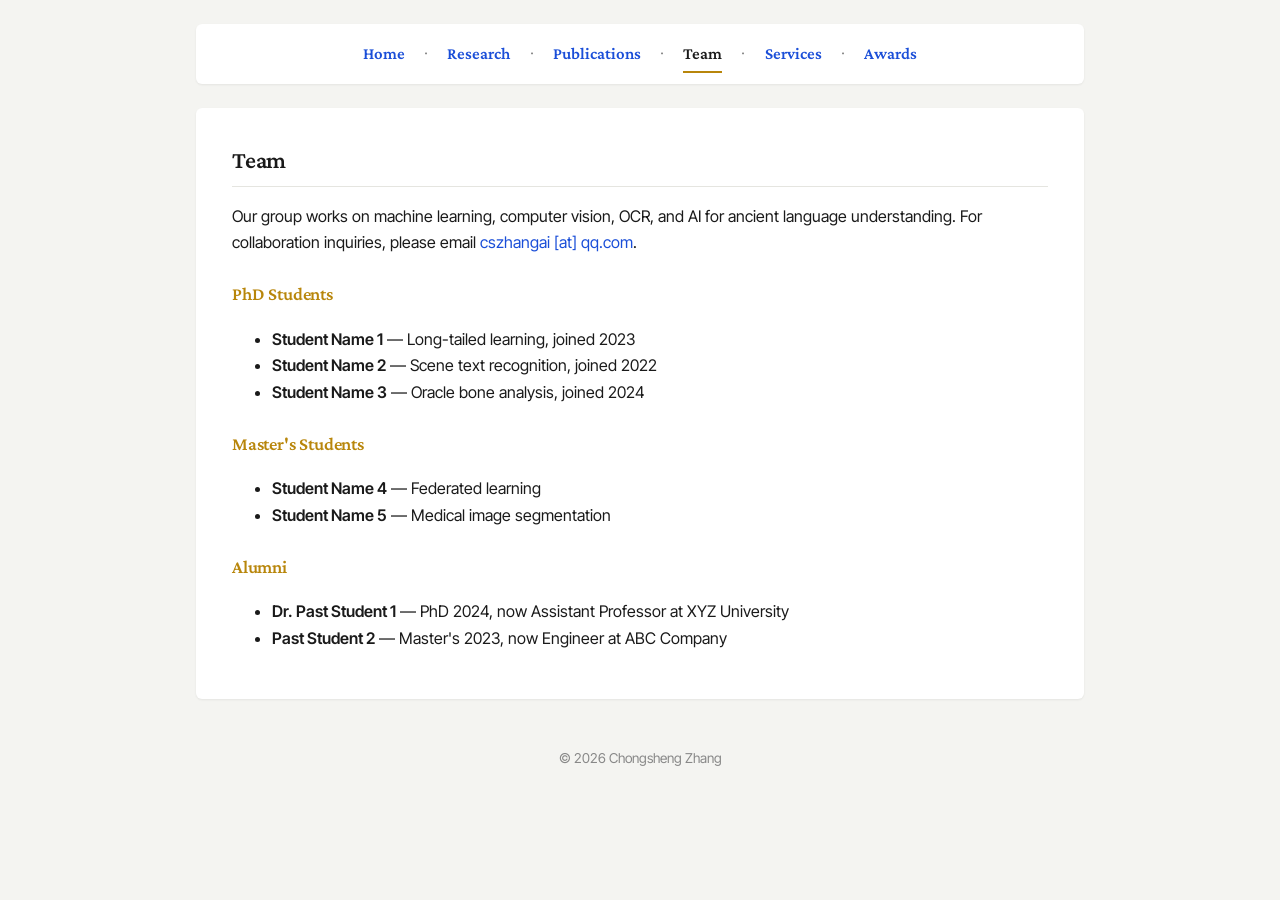
<file: team.html>
<!DOCTYPE html>
<html lang="en">
<head>
  <meta charset="UTF-8" />
  <meta name="viewport" content="width=device-width, initial-scale=1.0" />
  <title>Team — Chongsheng Zhang</title>
  <link rel="preconnect" href="https://fonts.googleapis.com">
  <link rel="preconnect" href="https://fonts.gstatic.com" crossorigin>
  <link href="https://fonts.googleapis.com/css2?family=Crimson+Pro:wght@400;500;600;700&family=Inter+Tight:wght@400;500;600;700&display=swap" rel="stylesheet">
  <link rel="stylesheet" href="css/style.css" />
</head>
<body>
  <div class="page">
    <nav class="topnav">
      <a href="index.html">Home</a><span class="sep">·</span>
      <a href="research.html">Research</a><span class="sep">·</span>
      <a href="publications.html">Publications</a><span class="sep">·</span>
      <a href="team.html" class="active">Team</a><span class="sep">·</span>
      <a href="services.html">Services</a><span class="sep">·</span>
      <a href="awards.html">Awards</a>
    </nav>

<!--
  =====================================================================
  HOW TO ADD A TEAM MEMBER
  =====================================================================
  STEP 1: Find the right section below (PhD / Master's / Alumni)
  STEP 2: Copy ONE existing <li>...</li> line
  STEP 3: Paste it under the same section
  STEP 4: Change the name and details
  STEP 5: Commit changes — done!

  EXAMPLE TEMPLATES (copy any of these):

  Current student:
      <li><strong>Student Name</strong> — Research topic, joined 2024</li>

  Alumni:
      <li><strong>Dr. Past Student</strong> — PhD 2024, now at XYZ University</li>

  TO REMOVE A MEMBER: just delete their <li>...</li> line
  =====================================================================
-->

    <section class="card">
      <h2>Team</h2>
      <p>
        Our group works on machine learning, computer vision, OCR, and AI for ancient
        language understanding. For collaboration inquiries, please email
        <a href="mailto:cszhangai@qq.com">cszhangai [at] qq.com</a>.
      </p>

      <h3 style="margin-top: 1.5rem; color: var(--color-accent);">PhD Students</h3>
      <ul>
        <li><strong>Student Name 1</strong> — Long-tailed learning, joined 2023</li>
        <li><strong>Student Name 2</strong> — Scene text recognition, joined 2022</li>
        <li><strong>Student Name 3</strong> — Oracle bone analysis, joined 2024</li>
      </ul>

      <h3 style="margin-top: 1.5rem; color: var(--color-accent);">Master's Students</h3>
      <ul>
        <li><strong>Student Name 4</strong> — Federated learning</li>
        <li><strong>Student Name 5</strong> — Medical image segmentation</li>
      </ul>

      <h3 style="margin-top: 1.5rem; color: var(--color-accent);">Alumni</h3>
      <ul>
        <li><strong>Dr. Past Student 1</strong> — PhD 2024, now Assistant Professor at XYZ University</li>
        <li><strong>Past Student 2</strong> — Master's 2023, now Engineer at ABC Company</li>
      </ul>
    </section>

    <footer class="footer">© <span id="year">2026</span> Chongsheng Zhang</footer>
  </div>
  <script>document.getElementById('year').textContent = new Date().getFullYear();</script>
</body>
</html>
</file>
<file: css/style.css>
/* =========================================================================
   Prof. Chongsheng Zhang — Academic Homepage Stylesheet
   ========================================================================= */

:root {
  --color-bg: #f4f4f1;
  --color-card: #ffffff;
  --color-text: #1a1a1a;
  --color-text-soft: #555;
  --color-text-muted: #888;
  --color-link: #1a4ed8;
  --color-link-hover: #0a2db8;
  --color-border: #e5e5e0;
  --color-accent: #b8860b;
  --color-tag-bg: #efefe9;

  --font-serif: 'Crimson Pro', Georgia, 'Times New Roman', serif;
  --font-sans: 'Inter Tight', -apple-system, BlinkMacSystemFont, 'Segoe UI', sans-serif;

  --radius: 6px;
  --shadow-card: 0 1px 3px rgba(0,0,0,0.04), 0 1px 2px rgba(0,0,0,0.03);
  --max-width: 920px;
}

*, *::before, *::after { box-sizing: border-box; }
html { scroll-behavior: smooth; }
body {
  margin: 0;
  font-family: var(--font-sans);
  font-size: 16px;
  line-height: 1.65;
  color: var(--color-text);
  background-color: var(--color-bg);
  -webkit-font-smoothing: antialiased;
}

h1, h2, h3 {
  font-family: var(--font-serif);
  font-weight: 600;
  letter-spacing: -0.01em;
  margin: 0 0 0.5em 0;
}
h1 { font-size: 2.2rem; line-height: 1.15; }
h2 { font-size: 1.5rem; border-bottom: 1px solid var(--color-border); padding-bottom: 0.4rem; margin-bottom: 1rem; }
h3 { font-size: 1.15rem; }
p  { margin: 0 0 1em 0; }
strong { font-weight: 600; }
small { color: var(--color-text-muted); font-size: 0.85rem; }

a { color: var(--color-link); text-decoration: none; transition: color 0.15s ease; }
a:hover { color: var(--color-link-hover); text-decoration: underline; }

.page { max-width: var(--max-width); margin: 0 auto; padding: 1.5rem 1rem 4rem; }

.topnav {
  background: var(--color-card);
  border-radius: var(--radius);
  padding: 0.85rem 1.5rem;
  margin-bottom: 1.5rem;
  box-shadow: var(--shadow-card);
  display: flex;
  justify-content: center;
  flex-wrap: wrap;
  gap: 0.4rem 1.2rem;
  font-family: var(--font-serif);
  font-size: 1.05rem;
}
.topnav a { font-weight: 600; position: relative; padding: 0.15rem 0; }
.topnav a.active { color: var(--color-text); pointer-events: none; }
.topnav a.active::after {
  content: ''; position: absolute;
  left: 0; right: 0; bottom: -3px;
  height: 2px; background: var(--color-accent);
}
.topnav .sep { color: var(--color-text-muted); user-select: none; }

.card {
  background: var(--color-card);
  border-radius: var(--radius);
  padding: 2rem 2.25rem;
  margin-bottom: 1.5rem;
  box-shadow: var(--shadow-card);
}
@media (max-width: 640px) { .card { padding: 1.4rem 1.25rem; } }

.profile {
  display: grid;
  grid-template-columns: 220px 1fr;
  gap: 2rem;
  align-items: start;
}
.profile-photo {
  width: 100%;
  border-radius: var(--radius);
  box-shadow: var(--shadow-card);
}
.profile-info h1 { margin-bottom: 0.4rem; }
.profile-info .chinese-name { font-size: 1.6rem; color: var(--color-text-soft); font-weight: 500; margin-left: 0.3rem; }
.profile-info .title-line { font-size: 1.05rem; color: var(--color-text-soft); margin: 0.2rem 0; }
.profile-info .email { margin-top: 0.6rem; color: var(--color-text-soft); }

.profile-links {
  margin-top: 1rem;
  display: flex;
  gap: 0.7rem;
  flex-wrap: wrap;
  align-items: center;
}
.profile-links a { font-weight: 600; font-size: 0.95rem; }

.btn-cv {
  display: inline-flex;
  align-items: center;
  gap: 0.4rem;
  background: var(--color-accent);
  color: #fff !important;
  padding: 0.5rem 1rem;
  border-radius: var(--radius);
  font-weight: 600;
  font-size: 0.92rem;
  transition: background 0.15s;
  text-decoration: none !important;
}
.btn-cv:hover { background: #9a700a; }

@media (max-width: 640px) {
  .profile { grid-template-columns: 1fr; gap: 1.2rem; }
  .profile-photo { max-width: 200px; margin: 0 auto; display: block; }
  .profile-info { text-align: center; }
  .profile-links { justify-content: center; }
}

.news-list { list-style: none; padding: 0; margin: 0; }
.news-list li {
  padding: 0.45rem 0;
  border-bottom: 1px dashed var(--color-border);
  font-size: 0.98rem;
}
.news-list li:last-child { border-bottom: none; }
.news-date {
  display: inline-block;
  font-feature-settings: 'tnum';
  color: var(--color-accent);
  font-weight: 600;
  font-size: 0.88rem;
  min-width: 88px;
  margin-right: 0.5rem;
}

.tag-list {
  display: flex; gap: 0.5rem; flex-wrap: wrap;
  list-style: none; padding: 0; margin: 0.5rem 0 0 0;
}
.tag {
  background: var(--color-tag-bg);
  border-radius: 999px;
  padding: 0.3rem 0.85rem;
  font-size: 0.88rem;
  color: var(--color-text-soft);
  font-weight: 500;
}

.stats {
  display: flex; gap: 1.5rem;
  margin-top: 1rem; padding-top: 1rem;
  border-top: 1px solid var(--color-border);
  flex-wrap: wrap;
}
.stat { font-size: 0.92rem; color: var(--color-text-soft); }
.stat strong {
  font-family: var(--font-serif);
  font-size: 1.4rem;
  display: block;
  line-height: 1;
  margin-bottom: 0.2rem;
}

.research-theme {
  margin-bottom: 2rem;
  padding-bottom: 1.5rem;
  border-bottom: 1px solid var(--color-border);
}
.research-theme:last-child { border-bottom: none; margin-bottom: 0; padding-bottom: 0; }
.research-theme h3 { color: var(--color-accent); margin-bottom: 0.4rem; }
.research-theme .theme-papers { margin-top: 0.6rem; font-size: 0.93rem; color: var(--color-text-soft); }

.year-section { margin-bottom: 1.8rem; }
.year-section h3 {
  font-size: 1.35rem;
  color: var(--color-accent);
  border-bottom: 1px solid var(--color-border);
  padding-bottom: 0.3rem;
  margin-bottom: 0.8rem;
}
.pub-list {
  list-style: none; padding: 0; margin: 0;
  counter-reset: pub-counter;
}
.pub-list li {
  padding: 0.7rem 0 0.7rem 2.2rem;
  border-bottom: 1px solid var(--color-border);
  position: relative;
  counter-increment: pub-counter;
}
.pub-list li::before {
  content: counter(pub-counter) ".";
  position: absolute;
  left: 0; top: 0.7rem;
  font-family: var(--font-serif);
  font-weight: 600;
  color: var(--color-text-muted);
  width: 1.8rem;
  text-align: right;
}
.pub-list li:last-child { border-bottom: none; }
.pub-title { font-weight: 600; display: block; margin-bottom: 0.15rem; line-height: 1.4; }
.pub-authors { font-size: 0.93rem; color: var(--color-text-soft); display: block; margin-bottom: 0.15rem; }
.pub-authors .self { font-weight: 600; color: var(--color-text); }
.pub-venue { font-size: 0.92rem; color: var(--color-text-muted); font-style: italic; display: block; }
.pub-links { display: inline-block; margin-left: 0.5rem; font-style: normal; }
.pub-links a {
  display: inline-block;
  background: var(--color-tag-bg);
  padding: 0.05rem 0.55rem;
  border-radius: 999px;
  font-size: 0.78rem;
  color: var(--color-text-soft);
  font-weight: 600;
  margin-right: 0.3rem;
  text-decoration: none;
}
.pub-links a:hover { background: var(--color-accent); color: #fff !important; text-decoration: none; }

.loading {
  text-align: center;
  padding: 2rem;
  color: var(--color-text-muted);
  font-style: italic;
}

.coming-soon { text-align: center; padding: 3rem 1rem; color: var(--color-text-muted); }
.coming-soon h2 { border: none; font-size: 1.8rem; color: var(--color-accent); }

.footer {
  text-align: center;
  font-size: 0.85rem;
  color: var(--color-text-muted);
  padding: 1.5rem 0 0.5rem;
}

@media print {
  .topnav, .footer { display: none; }
  body { background: #fff; }
  .card { box-shadow: none; padding: 0.5rem 0; }
}




/* ============ BibTeX Popup ============ */
.bibtex-overlay {
  position: fixed;
  inset: 0;
  background: rgba(0, 0, 0, 0.55);
  display: flex;
  justify-content: center;
  align-items: center;
  z-index: 9999;
  padding: 1rem;
  animation: fadeIn 0.15s ease;
}
@keyframes fadeIn { from { opacity: 0; } to { opacity: 1; } }

.bibtex-popup {
  background: #fff;
  border-radius: var(--radius);
  max-width: 700px;
  width: 100%;
  max-height: 85vh;
  display: flex;
  flex-direction: column;
  box-shadow: 0 20px 60px rgba(0,0,0,0.3);
}
.bibtex-popup-header {
  padding: 1rem 1.25rem;
  border-bottom: 1px solid var(--color-border);
  display: flex;
  justify-content: space-between;
  align-items: center;
  font-family: var(--font-serif);
  font-size: 1.1rem;
}
.bibtex-close {
  background: none;
  border: none;
  font-size: 1.6rem;
  cursor: pointer;
  color: var(--color-text-muted);
  line-height: 1;
  padding: 0 0.3rem;
}
.bibtex-close:hover { color: var(--color-text); }

.bibtex-content {
  margin: 0;
  padding: 1.25rem;
  overflow: auto;
  background: #f8f8f5;
  font-family: 'Courier New', monospace;
  font-size: 0.85rem;
  white-space: pre-wrap;
  word-break: break-word;
  flex: 1;
  border: none;
}
.bibtex-actions {
  padding: 0.85rem 1.25rem;
  border-top: 1px solid var(--color-border);
  display: flex;
  gap: 0.6rem;
  justify-content: flex-end;
}
.bibtex-actions button {
  padding: 0.5rem 1rem;
  border: 1px solid var(--color-border);
  background: #fff;
  border-radius: var(--radius);
  cursor: pointer;
  font-size: 0.9rem;
  font-family: var(--font-sans);
  transition: all 0.15s ease;
}
.bibtex-actions button:hover {
  background: var(--color-accent);
  color: #fff;
  border-color: var(--color-accent);
}
</file>
